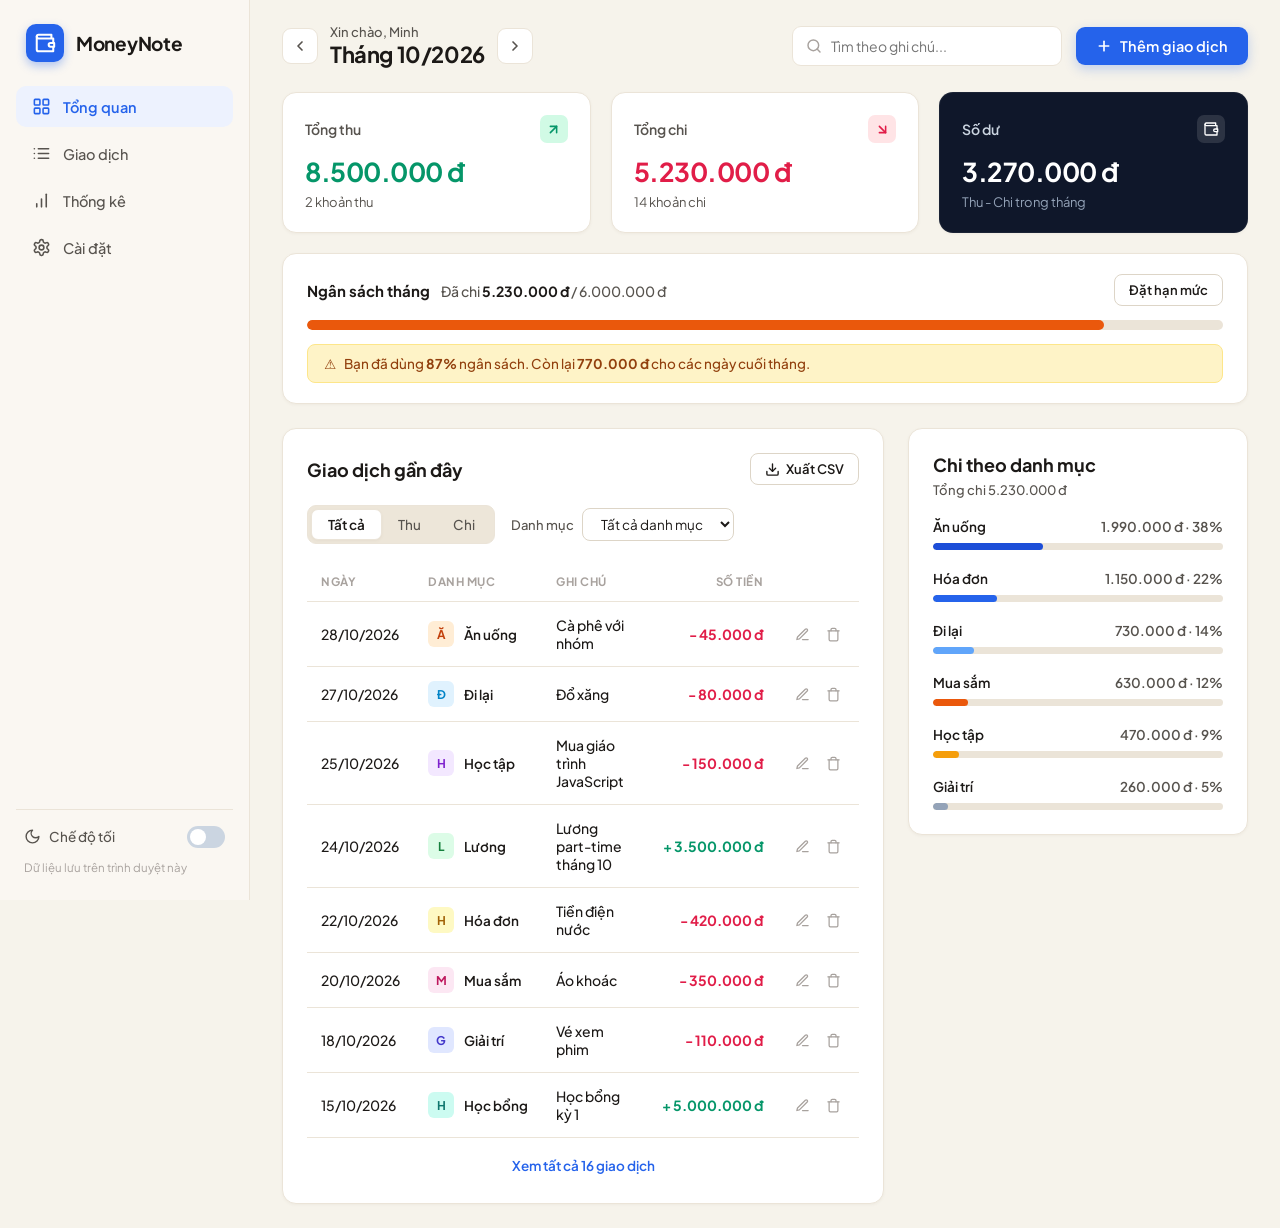
<file: Baitap2/index.html>
<!DOCTYPE html>
<html lang="vi">
<head>
    <meta charset="UTF-8">
    <meta name="viewport" content="width=device-width, initial-scale=1.0">
    <title>MoneyNote - Ứng dụng Quản lý Thu Chi Cá Nhân</title>
    <!-- Google Fonts -->
    <link rel="preconnect" href="https://fonts.googleapis.com">
    <link rel="preconnect" href="https://fonts.gstatic.com" crossorigin>
    <link href="https://fonts.googleapis.com/css2?family=Plus+Jakarta+Sans:wght@400;500;600;700&display=swap" rel="stylesheet">
    <link rel="stylesheet" href="style.css">
</head>
<body>

    <!-- Left Sidebar -->
    <aside class="sidebar">
        <div>
            <!-- Brand -->
            <div class="brand-wrapper">
                <div class="brand-icon">
                    <svg width="22" height="22" viewBox="0 0 24 24" fill="none" stroke="currentColor" stroke-width="2.2" stroke-linecap="round" stroke-linejoin="round">
                        <path d="M21 12V7H5a2 2 0 0 1 0-4h14v4"></path>
                        <path d="M3 5v14a2 2 0 0 0 2 2h16v-5"></path>
                        <path d="M18 12a2 2 0 0 0 0 4h4v-4Z"></path>
                    </svg>
                </div>
                <span class="brand-name">MoneyNote</span>
            </div>

            <!-- Navigation Links -->
            <ul class="nav-menu">
                <li class="nav-item active" data-view="dashboard">
                    <a class="nav-link" href="#dashboard">
                        <svg width="19" height="19" viewBox="0 0 24 24" fill="none" stroke="currentColor" stroke-width="2" stroke-linecap="round" stroke-linejoin="round">
                            <rect x="3" y="3" width="7" height="7" rx="1"></rect>
                            <rect x="14" y="3" width="7" height="7" rx="1"></rect>
                            <rect x="14" y="14" width="7" height="7" rx="1"></rect>
                            <rect x="3" y="14" width="7" height="7" rx="1"></rect>
                        </svg>
                        Tổng quan
                    </a>
                </li>
                <li class="nav-item" data-view="transactions">
                    <a class="nav-link" href="#transactions">
                        <svg width="19" height="19" viewBox="0 0 24 24" fill="none" stroke="currentColor" stroke-width="2" stroke-linecap="round" stroke-linejoin="round">
                            <line x1="8" y1="6" x2="21" y2="6"></line>
                            <line x1="8" y1="12" x2="21" y2="12"></line>
                            <line x1="8" y1="18" x2="21" y2="18"></line>
                            <line x1="3" y1="6" x2="3.01" y2="6"></line>
                            <line x1="3" y1="12" x2="3.01" y2="12"></line>
                            <line x1="3" y1="18" x2="3.01" y2="18"></line>
                        </svg>
                        Giao dịch
                    </a>
                </li>
                <li class="nav-item" data-view="statistics">
                    <a class="nav-link" href="#statistics">
                        <svg width="19" height="19" viewBox="0 0 24 24" fill="none" stroke="currentColor" stroke-width="2" stroke-linecap="round" stroke-linejoin="round">
                            <line x1="12" y1="20" x2="12" y2="10"></line>
                            <line x1="18" y1="20" x2="18" y2="4"></line>
                            <line x1="6" y1="20" x2="6" y2="16"></line>
                        </svg>
                        Thống kê
                    </a>
                </li>
                <li class="nav-item" data-view="settings">
                    <a class="nav-link" href="#settings">
                        <svg width="19" height="19" viewBox="0 0 24 24" fill="none" stroke="currentColor" stroke-width="2" stroke-linecap="round" stroke-linejoin="round">
                            <path d="M12.22 2h-.44a2 2 0 0 0-2 2v.18a2 2 0 0 1-1 1.73l-.43.25a2 2 0 0 1-2 0l-.15-.08a2 2 0 0 0-2.73.73l-.22.38a2 2 0 0 0 .73 2.73l.15.1a2 2 0 0 1 1 1.72v.51a2 2 0 0 1-1 1.74l-.15.09a2 2 0 0 0-.73 2.73l.22.38a2 2 0 0 0 2.73.73l.15-.08a2 2 0 0 1 2 0l.43.25a2 2 0 0 1 1 1.73V20a2 2 0 0 0 2 2h.44a2 2 0 0 0 2-2v-.18a2 2 0 0 1 1-1.73l.43-.25a2 2 0 0 1 2 0l.15.08a2 2 0 0 0 2.73-.73l.22-.39a2 2 0 0 0-.73-2.73l-.15-.08a2 2 0 0 1-1-1.74v-.5a2 2 0 0 1 1-1.74l.15-.09a2 2 0 0 0 .73-2.73l-.22-.38a2 2 0 0 0-2.73-.73l-.15.08a2 2 0 0 1-2 0l-.43-.25a2 2 0 0 1-1-1.73V4a2 2 0 0 0-2-2z"></path>
                            <circle cx="12" cy="12" r="3"></circle>
                        </svg>
                        Cài đặt
                    </a>
                </li>
            </ul>
        </div>

        <!-- Sidebar Bottom Settings -->
        <div class="sidebar-bottom">
            <div class="theme-toggle-box">
                <div class="theme-label">
                    <svg width="17" height="17" viewBox="0 0 24 24" fill="none" stroke="currentColor" stroke-width="2" stroke-linecap="round" stroke-linejoin="round">
                        <path d="M12 3a6 6 0 0 0 9 9 9 9 0 1 1-9-9Z"></path>
                    </svg>
                    Chế độ tối
                </div>
                <label class="switch">
                    <input type="checkbox" id="dark-mode-toggle">
                    <span class="slider"></span>
                </label>
            </div>
            <p class="storage-note">Dữ liệu lưu trên trình duyệt này</p>
        </div>
    </aside>

    <!-- Main Content Area -->
    <main class="main-wrapper">
        <!-- Top Header Bar -->
        <header class="top-header">
            <!-- Month Selector -->
            <div class="month-selector-wrapper">
                <button type="button" class="btn-nav-month" id="btn-prev-month" title="Tháng trước">
                    <svg width="16" height="16" viewBox="0 0 24 24" fill="none" stroke="currentColor" stroke-width="2.5" stroke-linecap="round" stroke-linejoin="round">
                        <polyline points="15 18 9 12 15 6"></polyline>
                    </svg>
                </button>
                <div class="month-title-box">
                    <span class="user-greeting" id="user-greeting-text">Xin chào, Minh</span>
                    <h1 class="current-month-text" id="current-month-display">Tháng 10/2026</h1>
                </div>
                <button type="button" class="btn-nav-month" id="btn-next-month" title="Tháng sau">
                    <svg width="16" height="16" viewBox="0 0 24 24" fill="none" stroke="currentColor" stroke-width="2.5" stroke-linecap="round" stroke-linejoin="round">
                        <polyline points="9 18 15 12 9 6"></polyline>
                    </svg>
                </button>
            </div>

            <!-- Search and Action Button -->
            <div class="header-actions">
                <div class="search-box">
                    <svg width="16" height="16" viewBox="0 0 24 24" fill="none" stroke="currentColor" stroke-width="2.2" stroke-linecap="round" stroke-linejoin="round">
                        <circle cx="11" cy="11" r="8"></circle>
                        <line x1="21" y1="21" x2="16.65" y2="16.65"></line>
                    </svg>
                    <input type="text" id="search-input" class="search-input" placeholder="Tìm theo ghi chú..." autocomplete="off">
                </div>
                <button type="button" class="btn-primary" id="btn-open-add-modal">
                    <svg width="16" height="16" viewBox="0 0 24 24" fill="none" stroke="currentColor" stroke-width="2.5" stroke-linecap="round" stroke-linejoin="round">
                        <line x1="12" y1="5" x2="12" y2="19"></line>
                        <line x1="5" y1="12" x2="19" y2="12"></line>
                    </svg>
                    Thêm giao dịch
                </button>
            </div>
        </header>

        <!-- Metrics Overview (3 Cards) -->
        <section class="metrics-grid">
            <!-- Tổng thu -->
            <div class="metric-card">
                <div class="metric-header">
                    <span class="metric-title">Tổng thu</span>
                    <div class="metric-badge-icon green">
                        <svg width="15" height="15" viewBox="0 0 24 24" fill="none" stroke="currentColor" stroke-width="2.5" stroke-linecap="round" stroke-linejoin="round">
                            <line x1="7" y1="17" x2="17" y2="7"></line>
                            <polyline points="7 7 17 7 17 17"></polyline>
                        </svg>
                    </div>
                </div>
                <div>
                    <div class="metric-value green" id="metric-total-income">8.500.000 đ</div>
                    <div class="metric-sub" id="metric-income-count">2 khoản thu</div>
                </div>
            </div>

            <!-- Tổng chi -->
            <div class="metric-card">
                <div class="metric-header">
                    <span class="metric-title">Tổng chi</span>
                    <div class="metric-badge-icon red">
                        <svg width="15" height="15" viewBox="0 0 24 24" fill="none" stroke="currentColor" stroke-width="2.5" stroke-linecap="round" stroke-linejoin="round">
                            <line x1="7" y1="7" x2="17" y2="17"></line>
                            <polyline points="17 7 17 17 7 17"></polyline>
                        </svg>
                    </div>
                </div>
                <div>
                    <div class="metric-value red" id="metric-total-expense">5.230.000 đ</div>
                    <div class="metric-sub" id="metric-expense-count">14 khoản chi</div>
                </div>
            </div>

            <!-- Số dư (Dark Card) -->
            <div class="metric-card dark-card">
                <div class="metric-header">
                    <span class="metric-title">Số dư</span>
                    <div class="metric-badge-icon dark">
                        <svg width="16" height="16" viewBox="0 0 24 24" fill="none" stroke="currentColor" stroke-width="2" stroke-linecap="round" stroke-linejoin="round">
                            <path d="M21 12V7H5a2 2 0 0 1 0-4h14v4"></path>
                            <path d="M3 5v14a2 2 0 0 0 2 2h16v-5"></path>
                            <path d="M18 12a2 2 0 0 0 0 4h4v-4Z"></path>
                        </svg>
                    </div>
                </div>
                <div>
                    <div class="metric-value" id="metric-total-balance">3.270.000 đ</div>
                    <div class="metric-sub">Thu - Chi trong tháng</div>
                </div>
            </div>
        </section>

        <!-- Monthly Budget Card -->
        <section class="budget-card">
            <div class="budget-header">
                <div class="budget-title-wrap">
                    Ngân sách tháng
                    <span class="budget-spent-highlight">
                        Đã chi <strong id="budget-spent-display">5.230.000 đ</strong> / <span id="budget-limit-display">6.000.000 đ</span>
                    </span>
                </div>
                <button type="button" class="btn-secondary" id="btn-open-budget-modal">Đặt hạn mức</button>
            </div>
            <!-- Progress Bar -->
            <div class="budget-progress-track">
                <div class="budget-progress-fill" id="budget-progress-bar" style="width: 87%;"></div>
            </div>
            <!-- Warning / Alert -->
            <div class="budget-alert" id="budget-alert-box">
                <span id="budget-alert-icon">⚠️</span>
                <span id="budget-alert-text">Bạn đã dùng 87% ngân sách. Còn lại 770.000 đ cho 3 ngày cuối tháng.</span>
            </div>
        </section>

        <!-- Main Dashboard Split -->
        <div class="dashboard-split">
            <!-- Left: Recent Transactions Table -->
            <section class="content-card">
                <div class="card-top-bar">
                    <h2 class="card-title">Giao dịch gần đây</h2>
                    <button type="button" class="btn-export-csv" id="btn-export-csv" title="Tải danh sách giao dịch dưới dạng file CSV Excel">
                        <svg width="15" height="15" viewBox="0 0 24 24" fill="none" stroke="currentColor" stroke-width="2.2" stroke-linecap="round" stroke-linejoin="round">
                            <path d="M21 15v4a2 2 0 0 1-2 2H5a2 2 0 0 1-2-2v-4"></path>
                            <polyline points="7 10 12 15 17 10"></polyline>
                            <line x1="12" y1="15" x2="12" y2="3"></line>
                        </svg>
                        Xuất CSV
                    </button>
                </div>

                <!-- Filters -->
                <div class="filter-row">
                    <!-- Type Filter Tabs -->
                    <div class="segmented-control">
                        <button type="button" class="segmented-btn active" data-filter-type="all">Tất cả</button>
                        <button type="button" class="segmented-btn" data-filter-type="income">Thu</button>
                        <button type="button" class="segmented-btn" data-filter-type="expense">Chi</button>
                    </div>

                    <!-- Category Filter Dropdown -->
                    <div class="category-filter-box">
                        <span class="filter-label">Danh mục</span>
                        <select id="category-filter-select" class="category-select">
                            <option value="all">Tất cả danh mục</option>
                            <option value="Ăn uống">Ăn uống</option>
                            <option value="Đi lại">Đi lại</option>
                            <option value="Học tập">Học tập</option>
                            <option value="Lương">Lương</option>
                            <option value="Hóa đơn">Hóa đơn</option>
                            <option value="Mua sắm">Mua sắm</option>
                            <option value="Giải trí">Giải trí</option>
                            <option value="Học bổng">Học bổng</option>
                            <option value="Khác">Khác</option>
                        </select>
                    </div>
                </div>

                <!-- Transactions Table -->
                <div class="table-responsive">
                    <table class="tx-table">
                        <thead>
                            <tr>
                                <th>NGÀY</th>
                                <th>DANH MỤC</th>
                                <th>GHI CHÚ</th>
                                <th class="text-right">SỐ TIỀN</th>
                                <th class="text-right"></th>
                            </tr>
                        </thead>
                        <tbody id="transaction-table-body">
                            <!-- Rows dynamically populated by app.js -->
                        </tbody>
                    </table>
                </div>

                <div class="table-footer-link" id="table-footer-container">
                    <button type="button" class="btn-view-all" id="btn-toggle-view-all">Xem tất cả 16 giao dịch</button>
                </div>
            </section>

            <!-- Right: Spending by Category -->
            <section class="content-card">
                <div class="card-top-bar" style="margin-bottom: 6px;">
                    <h2 class="card-title">Chi theo danh mục</h2>
                </div>
                <div class="category-summary-sub" id="cat-summary-total">Tổng chi 5.230.000 đ</div>

                <!-- Category Breakdown Progress Bars -->
                <div class="cat-breakdown-list" id="category-breakdown-container">
                    <!-- Populated dynamically by app.js -->
                </div>
            </section>
        </div>
    </main>

    <!-- Modal: Thêm / Sửa Giao Dịch -->
    <div id="tx-modal" class="modal-overlay">
        <div class="modal-card">
            <div class="modal-header">
                <h3 class="modal-title" id="modal-tx-title">Thêm Giao Dịch Mới</h3>
                <button type="button" class="btn-close-modal" id="btn-close-tx-modal">&times;</button>
            </div>

            <!-- Transaction Type Toggle -->
            <div class="type-toggle-group">
                <button type="button" class="type-toggle-btn active expense" id="modal-type-expense">Chi tiêu</button>
                <button type="button" class="type-toggle-btn income" id="modal-type-income">Thu nhập</button>
            </div>

            <form id="tx-form">
                <input type="hidden" id="tx-id-input">
                
                <div class="form-group">
                    <label class="form-label" for="tx-amount-input">Số tiền (VNĐ) *</label>
                    <input type="text" id="tx-amount-input" class="form-input" placeholder="Ví dụ: 50.000" required autocomplete="off">
                </div>

                <div class="form-group">
                    <label class="form-label" for="tx-category-select">Danh mục *</label>
                    <select id="tx-category-select" class="form-select" required>
                        <!-- Dynamic based on expense / income -->
                    </select>
                </div>

                <div class="form-group">
                    <label class="form-label" for="tx-date-input">Ngày giao dịch *</label>
                    <input type="date" id="tx-date-input" class="form-input" required>
                </div>

                <div class="form-group">
                    <label class="form-label" for="tx-note-input">Ghi chú</label>
                    <input type="text" id="tx-note-input" class="form-input" placeholder="Ví dụ: Cà phê sáng..." autocomplete="off">
                </div>

                <div class="modal-actions">
                    <button type="button" class="btn-modal-cancel" id="btn-cancel-tx-modal">Hủy</button>
                    <button type="submit" class="btn-modal-submit" id="btn-submit-tx-modal">Lưu giao dịch</button>
                </div>
            </form>
        </div>
    </div>

    <!-- Modal: Đặt Hạn Mức Ngân Sách -->
    <div id="budget-modal" class="modal-overlay">
        <div class="modal-card" style="max-width: 400px;">
            <div class="modal-header">
                <h3 class="modal-title">Đặt Hạn Mức Ngân Sách</h3>
                <button type="button" class="btn-close-modal" id="btn-close-budget-modal">&times;</button>
            </div>

            <form id="budget-form">
                <div class="form-group">
                    <label class="form-label" for="budget-limit-input">Hạn mức tháng này (VNĐ)</label>
                    <input type="text" id="budget-limit-input" class="form-input" placeholder="6.000.000" required autocomplete="off">
                </div>

                <div class="modal-actions">
                    <button type="button" class="btn-modal-cancel" id="btn-cancel-budget-modal">Hủy</button>
                    <button type="submit" class="btn-modal-submit">Lưu hạn mức</button>
                </div>
            </form>
        </div>
    </div>

    <!-- Modal: Xác Nhận Xóa Giao Dịch -->
    <div id="confirm-delete-modal" class="modal-overlay">
        <div class="modal-card" style="max-width: 380px; text-align: center;">
            <div style="width: 52px; height: 52px; border-radius: 50%; background: #fee2e2; color: #dc2626; display: flex; align-items: center; justify-content: center; margin: 0 auto 14px auto;">
                <svg width="24" height="24" viewBox="0 0 24 24" fill="none" stroke="currentColor" stroke-width="2" stroke-linecap="round" stroke-linejoin="round">
                    <polyline points="3 6 5 6 21 6"></polyline>
                    <path d="M19 6v14a2 2 0 0 1-2 2H7a2 2 0 0 1-2-2V6m3 0V4a2 2 0 0 1 2-2h4a2 2 0 0 1 2 2v2"></path>
                    <line x1="10" y1="11" x2="10" y2="17"></line>
                    <line x1="14" y1="11" x2="14" y2="17"></line>
                </svg>
            </div>
            <h3 class="modal-title" style="margin-bottom: 8px;">Xác nhận xóa giao dịch?</h3>
            <p style="font-size: 14px; color: var(--text-muted); margin-bottom: 20px;">
                Bạn có chắc chắn muốn xóa giao dịch <strong id="delete-tx-desc-text" style="color: var(--text-main);"></strong> này không?
            </p>
            <div class="modal-actions">
                <button type="button" class="btn-modal-cancel" id="btn-cancel-delete-modal">Hủy</button>
                <button type="button" class="btn-modal-submit" id="btn-confirm-delete-tx" style="background-color: #dc2626;">Xóa</button>
            </div>
        </div>
    </div>

    <!-- Toast Notification -->
    <div id="toast" class="toast">
        <span id="toast-message">Đã lưu giao dịch thành công!</span>
    </div>

    <script src="app.js"></script>
</body>
</html>
</file>
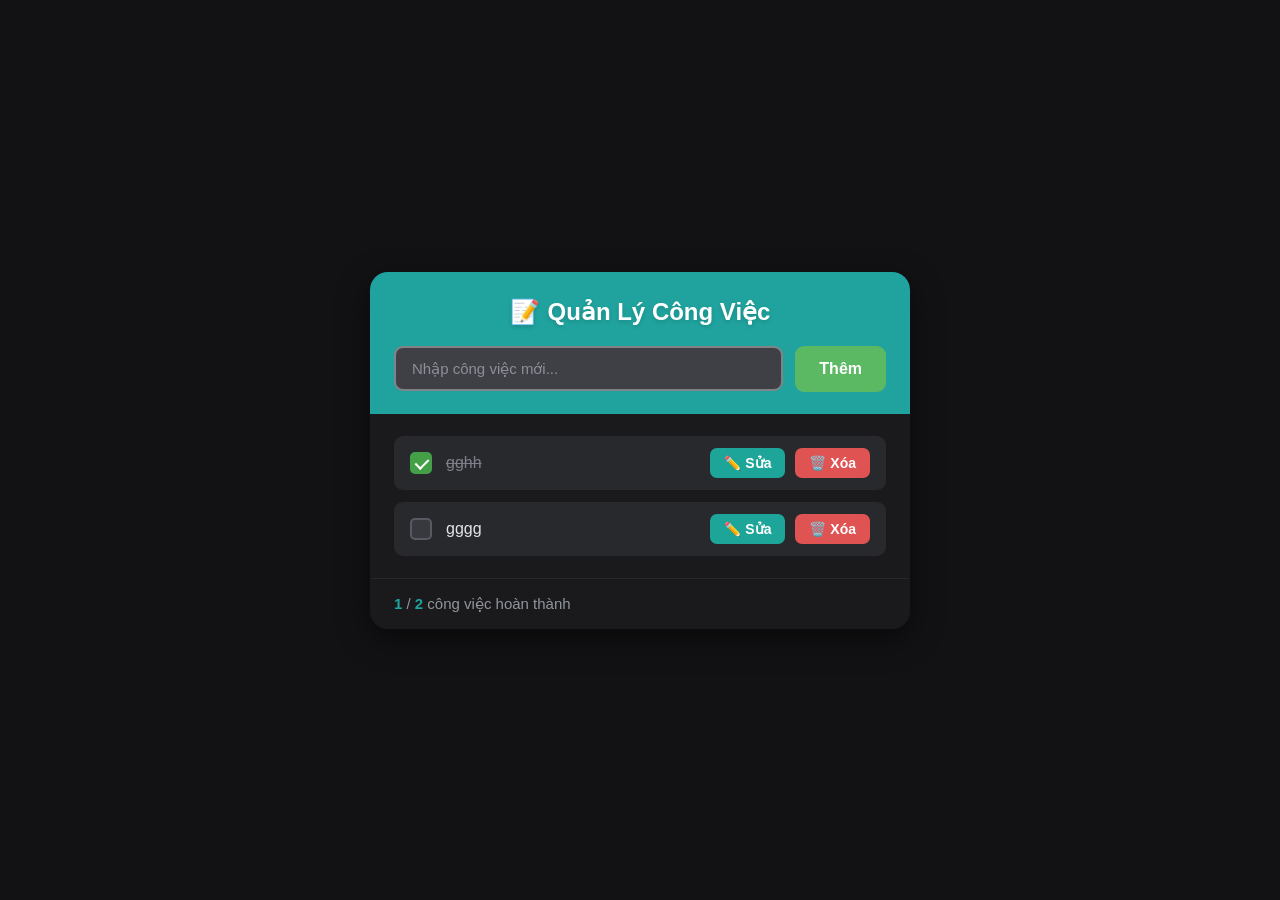
<file: Mini project/Mini.html>
<!DOCTYPE html>
<html lang="vi">
<head>
    <meta charset="UTF-8">
    <meta name="viewport" content="width=device-width, initial-scale=1.0">
    <title>Quản Lý Công Việc</title>
    <link rel="stylesheet" href="Mini.css">
</head>
<body>
    <div class="todo-card">
        <!-- Header -->
        <header class="card-header">
            <h1 class="card-title">
                <span>📝</span> Quản Lý Công Việc
            </h1>
            <div class="input-group">
                <div class="input-wrapper">
                    <input 
                        type="text" 
                        id="task-input" 
                        class="todo-input" 
                        placeholder="Nhập công việc mới..." 
                        autocomplete="off"
                    >
                    <span id="error-msg" class="error-message">⚠️ Vui lòng nhập tên công việc!</span>
                </div>
                <button type="button" id="btn-add" class="btn-add">Thêm</button>
            </div>
        </header>

        <!-- Body / Task List -->
        <main class="card-body">
            <ul id="todo-list" class="todo-list">
                <!-- Danh sách công việc sẽ được render tại đây -->
            </ul>
        </main>

        <!-- Footer -->
        <footer class="card-footer">
            <p class="status-text">
                <span id="completed-count" class="status-highlight">0</span> / 
                <span id="total-count" class="status-highlight">0</span> công việc hoàn thành
            </p>
            <div id="all-completed-badge" class="all-completed-badge">
                <span class="badge-icon">✓</span>
                <span class="badge-text">Hoàn thành tất cả</span>
            </div>
        </footer>
    </div>

    <!-- Modal Xác Nhận Xóa Tùy Chỉnh -->
    <div id="delete-modal" class="modal-overlay">
        <div class="modal-box">
            <div class="modal-icon">
                <svg viewBox="0 0 24 24" width="28" height="28" fill="none" stroke="currentColor" stroke-width="2" stroke-linecap="round" stroke-linejoin="round">
                    <polyline points="3 6 5 6 21 6"></polyline>
                    <path d="M19 6v14a2 2 0 0 1-2 2H7a2 2 0 0 1-2-2V6m3 0V4a2 2 0 0 1 2-2h4a2 2 0 0 1 2 2v2"></path>
                    <line x1="10" y1="11" x2="10" y2="17"></line>
                    <line x1="14" y1="11" x2="14" y2="17"></line>
                </svg>
            </div>
            <h3 class="modal-title">Xác Nhận Xóa</h3>
            <p class="modal-desc">
                Bạn có chắc chắn muốn xóa công việc <strong id="delete-task-title"></strong>?
                <br><span>⚠️ Hành động này không thể hoàn tác.</span>
            </p>
            <div class="modal-actions">
                <button type="button" id="btn-cancel-delete" class="btn-modal btn-modal-cancel">Hủy</button>
                <button type="button" id="btn-confirm-delete" class="btn-modal btn-modal-confirm">Xác Nhận Xóa</button>
            </div>
        </div>
    </div>

    <script src="Mini.js"></script>
</body>
</html>
</file>
<file: Baitap2/style.css>
/* ==========================================================================
   MoneyNote - Personal Finance Tracker Stylesheet
   Modern, clean, responsive dashboard matching reference design
   ========================================================================== */

:root {
    /* Brand & Accent Colors - Brighter & More Vibrant */
    --primary: #2563eb;
    --primary-hover: #1d4ed8;
    --primary-light: #eff6ff;
    --primary-ring: rgba(37, 99, 235, 0.2);

    --income-green: #059669;
    --income-bg: #ecfdf5;
    --income-badge: #d1fae5;

    --expense-red: #e11d48;
    --expense-bg: #fff1f2;
    --expense-badge: #ffe4e6;

    --dark-card-bg: #0f172a;
    --dark-card-text: #ffffff;
    --dark-card-sub: #94a3b8;

    /* Base Neutrals (Light Theme - Warm, Luminous Beige Aesthetic) */
    --bg-page: #f6f3eb;            /* Nền màu beige ấm áp, sáng và sang trọng */
    --bg-card: #ffffff;            /* Thẻ màu trắng tinh khôi tương phản nổi bật trên nền beige */
    --bg-sidebar: #faf7f2;         /* Sidebar màu kem sáng hài hòa */
    --text-main: #1c1917;          /* Chữ đen than ấm rõ nét */
    --text-muted: #57534e;         /* Chữ phụ màu đá xám ấm */
    --text-light: #a8a29e;         /* Chữ mờ nhẹ nhàng */
    --border-color: #ebe4d8;       /* Viền phân cách màu beige ấm */
    --border-input: #ddd5c7;       /* Viền ô nhập liệu */
    --bg-input: #ffffff;           /* Nền ô input trắng sáng */
    --bg-hover: #ede6d9;           /* Hiệu ứng rê chuột màu beige mềm */

    /* Shadow tokens (Đổ bóng ấm tinh tế) */
    --shadow-sm: 0 1px 3px 0 rgba(90, 70, 50, 0.05);
    --shadow-md: 0 4px 10px -1px rgba(90, 70, 50, 0.06), 0 2px 4px -2px rgba(90, 70, 50, 0.04);
    --shadow-lg: 0 10px 18px -3px rgba(90, 70, 50, 0.07), 0 4px 6px -4px rgba(90, 70, 50, 0.04);
    --shadow-xl: 0 20px 25px -5px rgba(90, 70, 50, 0.1), 0 8px 10px -6px rgba(90, 70, 50, 0.06);

    /* Category Tag Colors - Tươi tắn và sắc nét */
    --cat-an-uong-bg: #ffedd5;
    --cat-an-uong-text: #c2410c;
    --cat-di-lai-bg: #e0f2fe;
    --cat-di-lai-text: #0284c7;
    --cat-hoc-tap-bg: #f3e8ff;
    --cat-hoc-tap-text: #7e22ce;
    --cat-luong-bg: #dcfce7;
    --cat-luong-text: #15803d;
    --cat-hoa-don-bg: #fef9c3;
    --cat-hoa-don-text: #a16207;
    --cat-mua-sam-bg: #fce7f3;
    --cat-mua-sam-text: #be185d;
    --cat-giai-tri-bg: #e0e7ff;
    --cat-giai-tri-text: #4338ca;
    --cat-hoc-bong-bg: #ccfbf1;
    --cat-hoc-bong-text: #0f766e;
    --cat-khac-bg: #ede6d9;
    --cat-khac-text: #475569;
}

/* Dark Theme Overrides */
body.dark-mode {
    --bg-page: #090d16;
    --bg-card: #131b2e;
    --bg-sidebar: #0f172a;
    --text-main: #f8fafc;
    --text-muted: #94a3b8;
    --text-light: #64748b;
    --border-color: #1e293b;
    --border-input: #334155;
    --bg-input: #1e293b;
    --bg-hover: #1e293b;

    --dark-card-bg: #090d16;
    --dark-card-text: #ffffff;
    --dark-card-sub: #64748b;

    --cat-an-uong-bg: #431407;
    --cat-an-uong-text: #fdba74;
    --cat-di-lai-bg: #082f49;
    --cat-di-lai-text: #7dd3fc;
    --cat-hoc-tap-bg: #3b0764;
    --cat-hoc-tap-text: #d8b4fe;
    --cat-luong-bg: #052e16;
    --cat-luong-text: #86efac;
    --cat-hoa-don-bg: #422006;
    --cat-hoa-don-text: #fde047;
    --cat-mua-sam-bg: #500724;
    --cat-mua-sam-text: #f472b6;
    --cat-giai-tri-bg: #1e1b4b;
    --cat-giai-tri-text: #a5b4fc;
    --cat-hoc-bong-bg: #042f2e;
    --cat-hoc-bong-text: #5eead4;
    --cat-khac-bg: #1e293b;
    --cat-khac-text: #94a3b8;
}

* {
    margin: 0;
    padding: 0;
    box-sizing: border-box;
    font-family: 'Plus Jakarta Sans', 'Segoe UI', Roboto, 'Be Vietnam Pro', system-ui, sans-serif;
}

body {
    background-color: var(--bg-page);
    color: var(--text-main);
    display: flex;
    min-height: 100vh;
    transition: background-color 0.25s ease, color 0.25s ease;
}

/* ==========================================================================
   Sidebar Navigation
   ========================================================================== */
.sidebar {
    width: 250px;
    background-color: var(--bg-sidebar);
    border-right: 1px solid var(--border-color);
    display: flex;
    flex-direction: column;
    justify-content: space-between;
    padding: 24px 16px;
    position: sticky;
    top: 0;
    height: 100vh;
    flex-shrink: 0;
    transition: all 0.25s ease;
}

.brand-wrapper {
    display: flex;
    align-items: center;
    gap: 12px;
    padding: 0 10px 24px 10px;
}

.brand-icon {
    width: 38px;
    height: 38px;
    background-color: var(--primary);
    border-radius: 10px;
    display: flex;
    align-items: center;
    justify-content: center;
    color: #ffffff;
    box-shadow: 0 4px 10px rgba(37, 99, 235, 0.35);
}

.brand-name {
    font-size: 19px;
    font-weight: 700;
    color: var(--text-main);
    letter-spacing: -0.3px;
}

.nav-menu {
    list-style: none;
    display: flex;
    flex-direction: column;
    gap: 6px;
}

.nav-link {
    display: flex;
    align-items: center;
    gap: 12px;
    padding: 11px 16px;
    border-radius: 10px;
    color: var(--text-muted);
    text-decoration: none;
    font-size: 14.5px;
    font-weight: 500;
    transition: all 0.2s ease;
    cursor: pointer;
}

.nav-link:hover {
    background-color: var(--bg-hover);
    color: var(--text-main);
}

.nav-item.active .nav-link {
    background-color: #edf2fe;
    color: var(--primary);
    font-weight: 600;
}

body.dark-mode .nav-item.active .nav-link {
    background-color: rgba(37, 99, 235, 0.2);
    color: #60a5fa;
}

.sidebar-bottom {
    display: flex;
    flex-direction: column;
    gap: 12px;
    padding: 16px 8px 0 8px;
    border-top: 1px solid var(--border-color);
}

.theme-toggle-box {
    display: flex;
    align-items: center;
    justify-content: space-between;
}

.theme-label {
    display: flex;
    align-items: center;
    gap: 8px;
    font-size: 13.5px;
    color: var(--text-muted);
    font-weight: 500;
}

/* Switch styling */
.switch {
    position: relative;
    display: inline-block;
    width: 38px;
    height: 22px;
}

.switch input {
    opacity: 0;
    width: 0;
    height: 0;
}

.slider {
    position: absolute;
    cursor: pointer;
    top: 0; left: 0; right: 0; bottom: 0;
    background-color: #cbd5e1;
    transition: .3s;
    border-radius: 34px;
}

.slider:before {
    position: absolute;
    content: "";
    height: 16px;
    width: 16px;
    left: 3px;
    bottom: 3px;
    background-color: white;
    transition: .3s;
    border-radius: 50%;
}

input:checked + .slider {
    background-color: var(--primary);
}

input:checked + .slider:before {
    transform: translateX(16px);
}

.storage-note {
    font-size: 11.5px;
    color: var(--text-light);
    line-height: 1.4;
}

/* ==========================================================================
   Main Content Area
   ========================================================================== */
.main-wrapper {
    flex: 1;
    display: flex;
    flex-direction: column;
    padding: 24px 32px;
    max-width: 1340px;
    margin: 0 auto;
    width: 100%;
}

/* Top Header Bar */
.top-header {
    display: flex;
    align-items: center;
    justify-content: space-between;
    margin-bottom: 24px;
    gap: 16px;
}

.month-selector-wrapper {
    display: flex;
    align-items: center;
    gap: 12px;
}

.btn-nav-month {
    width: 36px;
    height: 36px;
    background-color: var(--bg-card);
    border: 1px solid var(--border-color);
    border-radius: 9px;
    display: flex;
    align-items: center;
    justify-content: center;
    cursor: pointer;
    color: var(--text-muted);
    transition: all 0.2s ease;
}

.btn-nav-month:hover {
    background-color: var(--bg-hover);
    color: var(--text-main);
    border-color: var(--border-input);
}

.month-title-box {
    display: flex;
    flex-direction: column;
}

.user-greeting {
    font-size: 13px;
    color: var(--text-muted);
    font-weight: 500;
}

.current-month-text {
    font-size: 22px;
    font-weight: 700;
    color: var(--text-main);
    letter-spacing: -0.4px;
}

.header-actions {
    display: flex;
    align-items: center;
    gap: 14px;
}

.search-box {
    position: relative;
    width: 270px;
}

.search-box svg {
    position: absolute;
    left: 14px;
    top: 50%;
    transform: translateY(-50%);
    color: var(--text-light);
}

.search-input {
    width: 100%;
    padding: 10px 14px 10px 38px;
    background-color: var(--bg-card);
    border: 1px solid var(--border-color);
    border-radius: 9px;
    font-size: 14px;
    color: var(--text-main);
    outline: none;
    transition: all 0.2s ease;
}

.search-input:focus {
    border-color: var(--primary);
    box-shadow: 0 0 0 3px var(--primary-ring);
}

.btn-primary {
    background-color: var(--primary);
    color: #ffffff;
    border: none;
    border-radius: 9px;
    padding: 10px 20px;
    font-size: 14.5px;
    font-weight: 600;
    cursor: pointer;
    display: inline-flex;
    align-items: center;
    gap: 8px;
    transition: all 0.2s ease;
    box-shadow: 0 4px 12px rgba(37, 99, 235, 0.25);
}

.btn-primary:hover {
    background-color: var(--primary-hover);
    transform: translateY(-1px);
    box-shadow: 0 6px 16px rgba(37, 99, 235, 0.35);
}

/* ==========================================================================
   Metric Summary Cards (3 cards row)
   ========================================================================== */
.metrics-grid {
    display: grid;
    grid-template-columns: repeat(3, 1fr);
    gap: 20px;
    margin-bottom: 20px;
}

.metric-card {
    background-color: var(--bg-card);
    border: 1px solid var(--border-color);
    border-radius: 14px;
    padding: 22px;
    display: flex;
    flex-direction: column;
    justify-content: space-between;
    box-shadow: var(--shadow-sm);
    transition: all 0.2s ease;
}

.metric-header {
    display: flex;
    justify-content: space-between;
    align-items: center;
    margin-bottom: 12px;
}

.metric-title {
    font-size: 14px;
    font-weight: 600;
    color: var(--text-muted);
}

.metric-badge-icon {
    width: 28px;
    height: 28px;
    border-radius: 7px;
    display: flex;
    align-items: center;
    justify-content: center;
}

.metric-badge-icon.green {
    background-color: var(--income-badge);
    color: var(--income-green);
}

.metric-badge-icon.red {
    background-color: var(--expense-badge);
    color: var(--expense-red);
}

.metric-badge-icon.dark {
    background-color: rgba(255, 255, 255, 0.12);
    color: #ffffff;
}

.metric-value {
    font-size: 26px;
    font-weight: 700;
    letter-spacing: -0.5px;
    margin-bottom: 6px;
}

.metric-value.green {
    color: var(--income-green);
}

.metric-value.red {
    color: var(--expense-red);
}

.metric-sub {
    font-size: 13px;
    color: var(--text-muted);
}

/* Dark Card (Số dư) */
.metric-card.dark-card {
    background-color: var(--dark-card-bg);
    border-color: rgba(255, 255, 255, 0.05);
}

.metric-card.dark-card .metric-title {
    color: #cbd5e1;
}

.metric-card.dark-card .metric-value {
    color: var(--dark-card-text);
}

.metric-card.dark-card .metric-sub {
    color: var(--dark-card-sub);
}

/* ==========================================================================
   Monthly Budget Card ("Ngân sách tháng")
   ========================================================================== */
.budget-card {
    background-color: var(--bg-card);
    border: 1px solid var(--border-color);
    border-radius: 14px;
    padding: 20px 24px;
    margin-bottom: 24px;
    box-shadow: var(--shadow-sm);
}

.budget-header {
    display: flex;
    justify-content: space-between;
    align-items: center;
    margin-bottom: 14px;
}

.budget-title-wrap {
    font-size: 15px;
    font-weight: 700;
    color: var(--text-main);
}

.budget-spent-highlight {
    font-weight: 500;
    color: var(--text-muted);
    font-size: 14px;
    margin-left: 8px;
}

.budget-spent-highlight strong {
    color: var(--text-main);
}

.btn-secondary {
    background-color: transparent;
    border: 1px solid var(--border-input);
    border-radius: 8px;
    padding: 7px 14px;
    font-size: 13px;
    font-weight: 600;
    color: var(--text-main);
    cursor: pointer;
    transition: all 0.2s ease;
}

.btn-secondary:hover {
    background-color: var(--bg-hover);
    border-color: var(--text-muted);
}

.budget-progress-track {
    width: 100%;
    height: 10px;
    background-color: var(--border-color);
    border-radius: 999px;
    overflow: hidden;
    margin-bottom: 14px;
}

body.dark-mode .budget-progress-track {
    background-color: #1e293b;
}

.budget-progress-fill {
    height: 100%;
    background: #ea580c;
    border-radius: 999px;
    transition: width 0.6s cubic-bezier(0.16, 1, 0.3, 1);
}

.budget-alert {
    background-color: #fef3c7;
    border: 1px solid #fde68a;
    border-radius: 8px;
    padding: 10px 16px;
    display: flex;
    align-items: center;
    gap: 8px;
    font-size: 13.5px;
    color: #92400e;
    font-weight: 500;
}

body.dark-mode .budget-alert {
    background-color: rgba(245, 158, 11, 0.15);
    border-color: rgba(245, 158, 11, 0.3);
    color: #fcd34d;
}

/* ==========================================================================
   Dashboard Main Split (Transactions Table & Category Breakdown)
   ========================================================================== */
.dashboard-split {
    display: grid;
    grid-template-columns: 1fr 340px;
    gap: 24px;
    align-items: start;
}

/* Left Card: Transactions */
.content-card {
    background-color: var(--bg-card);
    border: 1px solid var(--border-color);
    border-radius: 14px;
    padding: 24px;
    box-shadow: var(--shadow-sm);
}

.card-top-bar {
    display: flex;
    justify-content: space-between;
    align-items: center;
    margin-bottom: 20px;
}

.card-title {
    font-size: 18px;
    font-weight: 700;
    color: var(--text-main);
}

.btn-export-csv {
    background-color: transparent;
    border: 1px solid var(--border-input);
    border-radius: 8px;
    padding: 7px 14px;
    font-size: 13px;
    font-weight: 600;
    color: var(--text-main);
    cursor: pointer;
    display: inline-flex;
    align-items: center;
    gap: 6px;
    transition: all 0.2s ease;
}

.btn-export-csv:hover {
    background-color: var(--bg-hover);
    border-color: var(--text-muted);
}

/* Filter controls row */
.filter-row {
    display: flex;
    align-items: center;
    gap: 16px;
    margin-bottom: 18px;
    flex-wrap: wrap;
}

.segmented-control {
    display: flex;
    background-color: var(--bg-hover);
    border: 1px solid var(--border-color);
    border-radius: 9px;
    padding: 3px;
}

.segmented-btn {
    border: none;
    background: transparent;
    padding: 6px 16px;
    border-radius: 7px;
    font-size: 13.5px;
    font-weight: 500;
    color: var(--text-muted);
    cursor: pointer;
    transition: all 0.2s ease;
}

.segmented-btn.active {
    background-color: var(--bg-card);
    color: var(--text-main);
    font-weight: 600;
    box-shadow: var(--shadow-sm);
    border: 1px solid var(--border-color);
}

.category-filter-box {
    display: flex;
    align-items: center;
    gap: 8px;
}

.filter-label {
    font-size: 13px;
    color: var(--text-muted);
    font-weight: 500;
}

.category-select {
    padding: 6px 14px;
    background-color: var(--bg-card);
    border: 1px solid var(--border-input);
    border-radius: 8px;
    font-size: 13.5px;
    color: var(--text-main);
    outline: none;
    cursor: pointer;
}

/* Transactions Table */
.table-responsive {
    width: 100%;
    overflow-x: auto;
}

.tx-table {
    width: 100%;
    border-collapse: collapse;
    text-align: left;
}

.tx-table th {
    padding: 12px 14px;
    font-size: 11.5px;
    font-weight: 700;
    letter-spacing: 0.5px;
    color: var(--text-light);
    border-bottom: 1px solid var(--border-color);
    text-transform: uppercase;
}

.tx-table th.text-right {
    text-align: right;
}

.tx-table td {
    padding: 14px 14px;
    font-size: 14px;
    border-bottom: 1px solid var(--border-color);
    color: var(--text-main);
    vertical-align: middle;
}

.tx-table tr:hover td {
    background-color: var(--bg-hover);
}

.tx-date {
    color: var(--text-muted);
    font-weight: 500;
    white-space: nowrap;
}

.category-cell {
    display: flex;
    align-items: center;
    gap: 10px;
    white-space: nowrap;
}

.category-icon-tag {
    width: 26px;
    height: 26px;
    border-radius: 6px;
    display: flex;
    align-items: center;
    justify-content: center;
    font-size: 12px;
    font-weight: 700;
    flex-shrink: 0;
}

.category-name {
    font-weight: 600;
    font-size: 13.5px;
}

.tx-note {
    color: var(--text-main);
    font-weight: 500;
    max-width: 260px;
}

.tx-amount {
    font-weight: 700;
    white-space: nowrap;
    text-align: right;
}

.tx-amount.expense {
    color: var(--expense-red);
}

.tx-amount.income {
    color: var(--income-green);
}

.tx-actions {
    display: flex;
    align-items: center;
    justify-content: flex-end;
    gap: 8px;
}

.btn-icon-action {
    background: transparent;
    border: none;
    color: var(--text-light);
    cursor: pointer;
    padding: 4px;
    border-radius: 6px;
    display: inline-flex;
    align-items: center;
    justify-content: center;
    transition: all 0.2s ease;
}

.btn-icon-action:hover {
    color: var(--text-main);
    background-color: var(--border-color);
}

.btn-icon-action.delete:hover {
    color: var(--expense-red);
    background-color: var(--expense-badge);
}

.table-footer-link {
    text-align: center;
    padding: 16px 0 4px 0;
}

.btn-view-all {
    background: transparent;
    border: none;
    color: var(--primary);
    font-size: 13.5px;
    font-weight: 600;
    cursor: pointer;
    transition: color 0.2s ease;
}

.btn-view-all:hover {
    color: var(--primary-hover);
    text-decoration: underline;
}

/* Empty transactions placeholder */
.empty-table-msg {
    text-align: center;
    padding: 40px 10px;
    color: var(--text-muted);
    font-size: 14.5px;
}

/* Right Card: Spending by Category */
.category-summary-sub {
    font-size: 13px;
    color: var(--text-muted);
    margin-top: 4px;
    font-weight: 500;
}

.cat-breakdown-list {
    display: flex;
    flex-direction: column;
    gap: 20px;
    margin-top: 20px;
}

.cat-breakdown-item {
    display: flex;
    flex-direction: column;
    gap: 8px;
}

.cat-item-top {
    display: flex;
    justify-content: space-between;
    align-items: center;
    font-size: 13.5px;
}

.cat-item-name {
    font-weight: 600;
    color: var(--text-main);
}

.cat-item-amount {
    font-weight: 600;
    color: var(--text-muted);
}

.cat-progress-track {
    width: 100%;
    height: 7px;
    background-color: var(--border-color);
    border-radius: 999px;
    overflow: hidden;
}

body.dark-mode .cat-progress-track {
    background-color: #1e293b;
}

.cat-progress-fill {
    height: 100%;
    border-radius: 999px;
    transition: width 0.5s ease;
}

/* ==========================================================================
   Modals (Add/Edit Transaction, Budget, Delete Confirmation)
   ========================================================================== */
.modal-overlay {
    position: fixed;
    top: 0;
    left: 0;
    width: 100vw;
    height: 100vh;
    background-color: rgba(15, 23, 42, 0.65);
    backdrop-filter: blur(4px);
    display: flex;
    align-items: center;
    justify-content: center;
    z-index: 999;
    opacity: 0;
    visibility: hidden;
    transition: opacity 0.25s ease, visibility 0.25s ease;
    padding: 20px;
}

.modal-overlay.active {
    opacity: 1;
    visibility: visible;
}

.modal-card {
    background-color: var(--bg-card);
    border-radius: 16px;
    width: 100%;
    max-width: 480px;
    padding: 28px;
    box-shadow: var(--shadow-xl);
    transform: scale(0.92) translateY(10px);
    transition: transform 0.25s cubic-bezier(0.16, 1, 0.3, 1);
    border: 1px solid var(--border-color);
}

.modal-overlay.active .modal-card {
    transform: scale(1) translateY(0);
}

.modal-header {
    display: flex;
    justify-content: space-between;
    align-items: center;
    margin-bottom: 20px;
}

.modal-title {
    font-size: 19px;
    font-weight: 700;
    color: var(--text-main);
}

.btn-close-modal {
    background: transparent;
    border: none;
    font-size: 20px;
    color: var(--text-muted);
    cursor: pointer;
    line-height: 1;
    padding: 4px;
}

.btn-close-modal:hover {
    color: var(--text-main);
}

.form-group {
    display: flex;
    flex-direction: column;
    gap: 7px;
    margin-bottom: 16px;
}

.form-label {
    font-size: 13.5px;
    font-weight: 600;
    color: var(--text-main);
}

.form-input, .form-select {
    width: 100%;
    padding: 10px 14px;
    background-color: var(--bg-input);
    border: 1px solid var(--border-input);
    border-radius: 9px;
    font-size: 14.5px;
    color: var(--text-main);
    outline: none;
    transition: all 0.2s ease;
}

.form-input:focus, .form-select:focus {
    border-color: var(--primary);
    box-shadow: 0 0 0 3px var(--primary-ring);
}

.type-toggle-group {
    display: grid;
    grid-template-columns: 1fr 1fr;
    gap: 8px;
    background-color: var(--bg-hover);
    padding: 4px;
    border-radius: 9px;
    margin-bottom: 18px;
}

.type-toggle-btn {
    border: none;
    background: transparent;
    padding: 9px 0;
    border-radius: 7px;
    font-size: 14px;
    font-weight: 600;
    color: var(--text-muted);
    cursor: pointer;
    transition: all 0.2s ease;
}

.type-toggle-btn.active.expense {
    background-color: #fee2e2;
    color: #dc2626;
}

.type-toggle-btn.active.income {
    background-color: #dcfce7;
    color: #15803d;
}

.modal-actions {
    display: flex;
    gap: 12px;
    margin-top: 24px;
}

.btn-modal-cancel {
    flex: 1;
    background-color: var(--bg-hover);
    border: 1px solid var(--border-input);
    color: var(--text-main);
    padding: 11px 0;
    border-radius: 9px;
    font-size: 14px;
    font-weight: 600;
    cursor: pointer;
}

.btn-modal-cancel:hover {
    background-color: var(--border-color);
}

.btn-modal-submit {
    flex: 1;
    background-color: var(--primary);
    border: none;
    color: #ffffff;
    padding: 11px 0;
    border-radius: 9px;
    font-size: 14px;
    font-weight: 600;
    cursor: pointer;
    box-shadow: 0 4px 12px rgba(37, 99, 235, 0.25);
}

.btn-modal-submit:hover {
    background-color: var(--primary-hover);
}

/* Notification Toast */
.toast {
    position: fixed;
    bottom: 24px;
    right: 24px;
    background: #0f172a;
    color: #ffffff;
    padding: 12px 20px;
    border-radius: 10px;
    font-size: 14px;
    font-weight: 500;
    box-shadow: var(--shadow-xl);
    display: flex;
    align-items: center;
    gap: 10px;
    z-index: 1000;
    transform: translateY(100px);
    opacity: 0;
    transition: all 0.3s cubic-bezier(0.16, 1, 0.3, 1);
}

.toast.show {
    transform: translateY(0);
    opacity: 1;
}

/* ==========================================================================
   Responsive Adaptations
   ========================================================================== */
@media (max-width: 1080px) {
    .dashboard-split {
        grid-template-columns: 1fr;
    }
}

@media (max-width: 860px) {
    body {
        flex-direction: column;
    }
    .sidebar {
        width: 100%;
        height: auto;
        position: relative;
        border-right: none;
        border-bottom: 1px solid var(--border-color);
        padding: 16px 20px;
    }
    .nav-menu {
        flex-direction: row;
        overflow-x: auto;
    }
    .metrics-grid {
        grid-template-columns: 1fr;
    }
    .top-header {
        flex-direction: column;
        align-items: flex-start;
    }
    .header-actions {
        width: 100%;
        flex-direction: column;
    }
    .search-box {
        width: 100%;
    }
    .btn-primary {
        width: 100%;
        justify-content: center;
    }
}
</file>
<file: Mini project/Mini.css>
* {
    margin: 0;
    padding: 0;
    box-sizing: border-box;
    font-family: 'Segoe UI', Roboto, 'Be Vietnam Pro', Tahoma, Geneva, Verdana, sans-serif;
}

body {
    background-color: #121214;
    color: #e4e6eb;
    display: flex;
    justify-content: center;
    align-items: center;
    min-height: 100vh;
    padding: 20px;
}

/* Card Container */
.todo-card {
    width: 100%;
    max-width: 540px;
    background-color: #1a1a1d;
    border-radius: 18px;
    box-shadow: 0 10px 30px rgba(0, 0, 0, 0.5);
    overflow: hidden;
    display: flex;
    flex-direction: column;
}

/* Header Section */
.card-header {
    background-color: #20a39e;
    padding: 26px 24px 22px 24px;
    text-align: center;
}

.card-title {
    color: #ffffff;
    font-size: 24px;
    font-weight: 700;
    margin-bottom: 20px;
    display: flex;
    align-items: center;
    justify-content: center;
    gap: 8px;
    text-shadow: 0 2px 4px rgba(0, 0, 0, 0.15);
}

/* Input Form Row */
.input-group {
    display: flex;
    gap: 12px;
}

.input-wrapper {
    flex: 1;
    position: relative;
    display: flex;
    flex-direction: column;
}

.todo-input {
    width: 100%;
    background-color: #38393e;
    color: #ffffff;
    border: 2px solid transparent;
    outline: none;
    padding: 12px 16px;
    border-radius: 9px;
    font-size: 15px;
    transition: all 0.25s ease;
}

.todo-input::placeholder {
    color: #8c8f99;
}

.todo-input:focus {
    background-color: #3f4046;
    border-color: rgba(255, 255, 255, 0.35);
}

.todo-input.input-error {
    border-color: #ff4d4f;
    background-color: #3c2a2c;
}

.error-message {
    display: none;
    color: #ff6b6b;
    font-size: 13px;
    font-weight: 500;
    margin-top: 6px;
    text-align: left;
    padding-left: 2px;
    animation: fadeIn 0.2s ease-in-out;
}

.error-message.show {
    display: block;
}

@keyframes fadeIn {
    from {
        opacity: 0;
        transform: translateY(-4px);
    }
    to {
        opacity: 1;
        transform: translateY(0);
    }
}

.btn-add {
    background-color: #5bb964;
    color: #ffffff;
    border: none;
    border-radius: 9px;
    padding: 0 24px;
    font-size: 16px;
    font-weight: 700;
    cursor: pointer;
    transition: all 0.2s ease;
    height: 46px;
    display: flex;
    align-items: center;
    justify-content: center;
}

.btn-add:hover {
    background-color: #67cd71;
    transform: translateY(-1px);
    box-shadow: 0 4px 10px rgba(91, 185, 100, 0.3);
}

.btn-add:active {
    transform: translateY(0);
}

/* Card Body / Task List */
.card-body {
    padding: 22px 24px;
    min-height: 120px;
}

.todo-list {
    list-style: none;
    display: flex;
    flex-direction: column;
    gap: 12px;
}

/* Individual Task Item */
.todo-item {
    background-color: #28292d;
    border-radius: 9px;
    padding: 12px 16px;
    display: flex;
    align-items: center;
    justify-content: space-between;
    gap: 12px;
    transition: all 0.2s ease;
}

.todo-item:hover {
    background-color: #2f3036;
}

.todo-content {
    display: flex;
    align-items: center;
    gap: 14px;
    flex: 1;
    user-select: none;
}

/* Styled Checkbox */
.todo-checkbox {
    appearance: none;
    -webkit-appearance: none;
    width: 22px;
    height: 22px;
    border-radius: 5px;
    background-color: #38393e;
    border: 2px solid #575a62;
    cursor: pointer;
    display: inline-flex;
    align-items: center;
    justify-content: center;
    position: relative;
    flex-shrink: 0;
    transition: all 0.2s ease;
}

.todo-checkbox:hover {
    border-color: #757984;
}

.todo-checkbox:checked {
    background-color: #43a047;
    border-color: #43a047;
}

.todo-checkbox:checked::after {
    content: '';
    position: absolute;
    left: 6px;
    top: 2px;
    width: 6px;
    height: 11px;
    border: solid #ffffff;
    border-width: 0 2.5px 2.5px 0;
    transform: rotate(45deg);
}

/* Task Title Text */
.todo-text {
    font-size: 16px;
    color: #e2e4e9;
    word-break: break-word;
    cursor: pointer;
    transition: all 0.2s ease;
}

.todo-item.completed .todo-text {
    color: #7d808a;
    text-decoration: line-through;
}

/* Action Buttons */
.todo-actions {
    display: flex;
    gap: 10px;
    flex-shrink: 0;
}

.btn-action {
    border: none;
    border-radius: 7px;
    padding: 7px 14px;
    font-size: 14px;
    font-weight: 600;
    cursor: pointer;
    display: inline-flex;
    align-items: center;
    gap: 6px;
    color: #ffffff;
    transition: all 0.2s ease;
}

.btn-edit {
    background-color: #1ea599;
}

.btn-edit:hover {
    background-color: #24b8aa;
    transform: translateY(-1px);
}

.btn-delete {
    background-color: #e05353;
}

.btn-delete:hover {
    background-color: #eb6060;
    transform: translateY(-1px);
}

.btn-save {
    background-color: #5bb964;
}

.btn-save:hover {
    background-color: #67cd71;
    transform: translateY(-1px);
}

.btn-cancel {
    background-color: #686b75;
}

.btn-cancel:hover {
    background-color: #7b7f8c;
    transform: translateY(-1px);
}

.btn-action:active {
    transform: translateY(0);
}

/* Edit Mode Styles */
.edit-wrapper {
    flex: 1;
    display: flex;
    flex-direction: column;
}

.edit-input {
    width: 100%;
    background-color: #38393e;
    color: #ffffff;
    border: 2px solid #20a39e;
    outline: none;
    padding: 8px 12px;
    border-radius: 7px;
    font-size: 15px;
    transition: all 0.2s ease;
}

.edit-input:focus {
    background-color: #3f4046;
    border-color: #26c2bc;
}

.edit-input.input-error {
    border-color: #ff4d4f;
    background-color: #3c2a2c;
}

.edit-error-msg {
    display: none;
    color: #ff6b6b;
    font-size: 12px;
    font-weight: 500;
    margin-top: 4px;
    animation: fadeIn 0.2s ease-in-out;
}

.edit-error-msg.show {
    display: block;
}

/* Empty State */
.empty-state {
    text-align: center;
    padding: 30px 10px;
    color: #7b7e88;
    font-size: 15px;
}

/* Card Footer */
.card-footer {
    border-top: 1px solid #27282c;
    padding: 16px 24px;
    background-color: #1a1a1d;
    display: flex;
    justify-content: space-between;
    align-items: center;
    gap: 12px;
    flex-wrap: wrap;
}

.status-text {
    font-size: 15px;
    color: #92959e;
    font-weight: 500;
}

.status-highlight {
    color: #20a39e;
    font-weight: 700;
}

/* Badge "Hoàn thành tất cả" */
.all-completed-badge {
    display: none;
    align-items: center;
    gap: 7px;
    background: rgba(34, 197, 94, 0.12);
    border: 1px solid rgba(34, 197, 94, 0.4);
    color: #4ade80;
    padding: 6px 14px;
    border-radius: 20px;
    font-size: 13.5px;
    font-weight: 600;
    box-shadow: 0 0 15px rgba(34, 197, 94, 0.2);
}

.all-completed-badge.show {
    display: inline-flex;
    animation: badgePop 0.45s cubic-bezier(0.175, 0.885, 0.32, 1.275) forwards;
}

.all-completed-badge .badge-icon {
    display: inline-flex;
    align-items: center;
    justify-content: center;
    width: 20px;
    height: 20px;
    background-color: #22c55e;
    color: #ffffff;
    border-radius: 50%;
    font-size: 12px;
    font-weight: bold;
    box-shadow: 0 0 10px rgba(34, 197, 94, 0.7);
}

@keyframes badgePop {
    0% {
        opacity: 0;
        transform: scale(0.6) translateY(8px);
    }
    70% {
        transform: scale(1.08) translateY(-2px);
    }
    100% {
        opacity: 1;
        transform: scale(1) translateY(0);
    }
}

/* Custom Delete Modal (Hộp thoại xác nhận xóa cao cấp) */
.modal-overlay {
    position: fixed;
    top: 0;
    left: 0;
    width: 100vw;
    height: 100vh;
    background-color: rgba(10, 10, 12, 0.75);
    backdrop-filter: blur(6px);
    -webkit-backdrop-filter: blur(6px);
    display: flex;
    justify-content: center;
    align-items: center;
    z-index: 9999;
    opacity: 0;
    visibility: hidden;
    transition: opacity 0.25s ease, visibility 0.25s ease;
    padding: 20px;
}

.modal-overlay.active {
    opacity: 1;
    visibility: visible;
}

.modal-box {
    background: #1f2025;
    border: 1px solid rgba(255, 255, 255, 0.09);
    border-radius: 18px;
    width: 100%;
    max-width: 410px;
    padding: 28px 24px 22px 24px;
    text-align: center;
    box-shadow: 0 20px 50px rgba(0, 0, 0, 0.7), 0 0 0 1px rgba(255, 255, 255, 0.05);
    transform: scale(0.9) translateY(10px);
    transition: transform 0.28s cubic-bezier(0.175, 0.885, 0.32, 1.275);
}

.modal-overlay.active .modal-box {
    transform: scale(1) translateY(0);
}

.modal-icon {
    width: 58px;
    height: 58px;
    background: rgba(224, 83, 83, 0.12);
    border: 2px solid rgba(224, 83, 83, 0.35);
    color: #ef4444;
    border-radius: 50%;
    display: flex;
    align-items: center;
    justify-content: center;
    margin: 0 auto 16px auto;
    box-shadow: 0 0 24px rgba(239, 68, 68, 0.2);
    animation: pulseIcon 2s infinite ease-in-out;
}

@keyframes pulseIcon {
    0%, 100% {
        transform: scale(1);
    }
    50% {
        transform: scale(1.06);
    }
}

.modal-title {
    color: #ffffff;
    font-size: 20px;
    font-weight: 700;
    margin-bottom: 10px;
}

.modal-desc {
    color: #9fa2ad;
    font-size: 14.5px;
    line-height: 1.6;
    margin-bottom: 24px;
    word-break: break-word;
}

.modal-desc strong {
    color: #ffffff;
    background-color: #2b2d35;
    padding: 2px 8px;
    border-radius: 6px;
    font-weight: 600;
    border: 1px solid rgba(255, 255, 255, 0.08);
}

.modal-desc span {
    font-size: 13px;
    color: #ff6b6b;
    display: inline-block;
    margin-top: 6px;
}

.modal-actions {
    display: flex;
    gap: 12px;
}

.btn-modal {
    flex: 1;
    border: none;
    border-radius: 9px;
    padding: 11px 18px;
    font-size: 14.5px;
    font-weight: 600;
    cursor: pointer;
    transition: all 0.2s ease;
}

.btn-modal-cancel {
    background-color: #373942;
    color: #d1d5db;
}

.btn-modal-cancel:hover {
    background-color: #444652;
    color: #ffffff;
}

.btn-modal-confirm {
    background-color: #e05353;
    color: #ffffff;
    box-shadow: 0 4px 14px rgba(224, 83, 83, 0.35);
}

.btn-modal-confirm:hover {
    background-color: #eb6060;
    transform: translateY(-1px);
    box-shadow: 0 6px 18px rgba(224, 83, 83, 0.45);
}

.btn-modal:active {
    transform: translateY(0);
}
</file>
